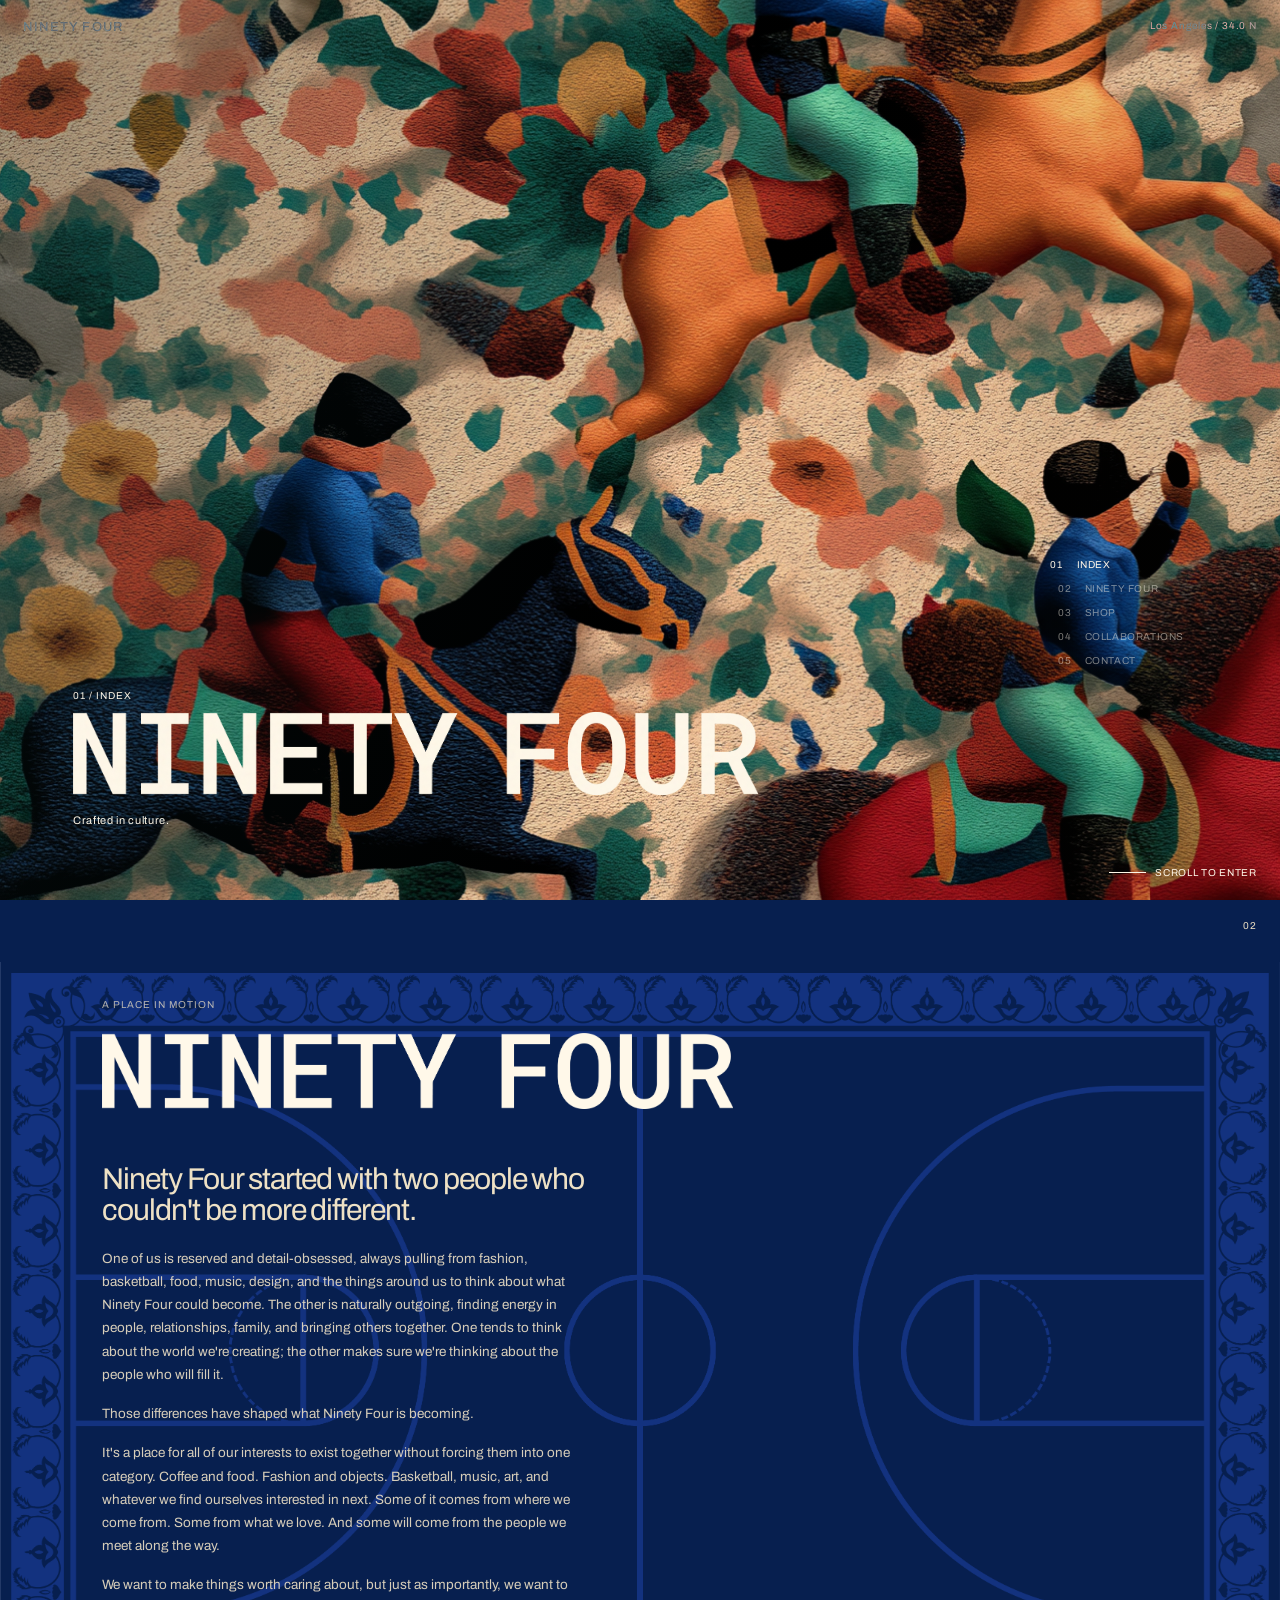
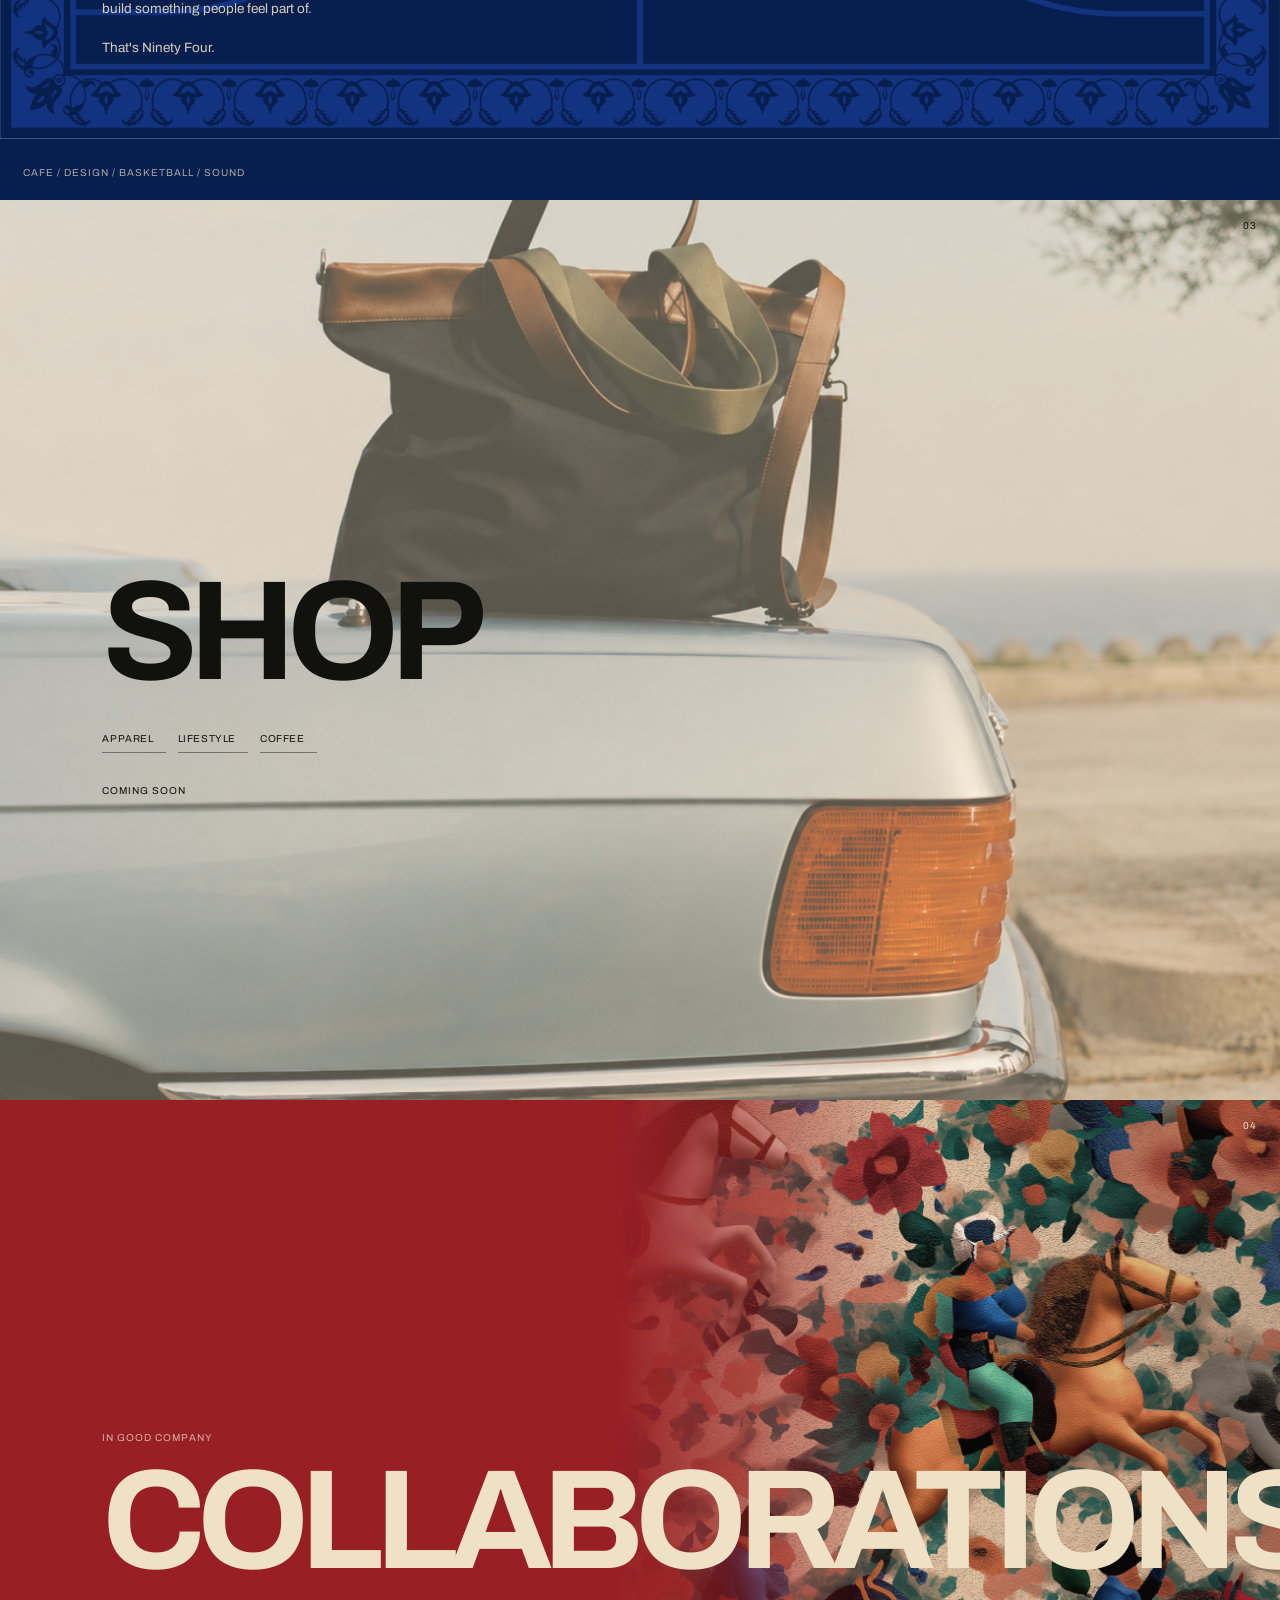
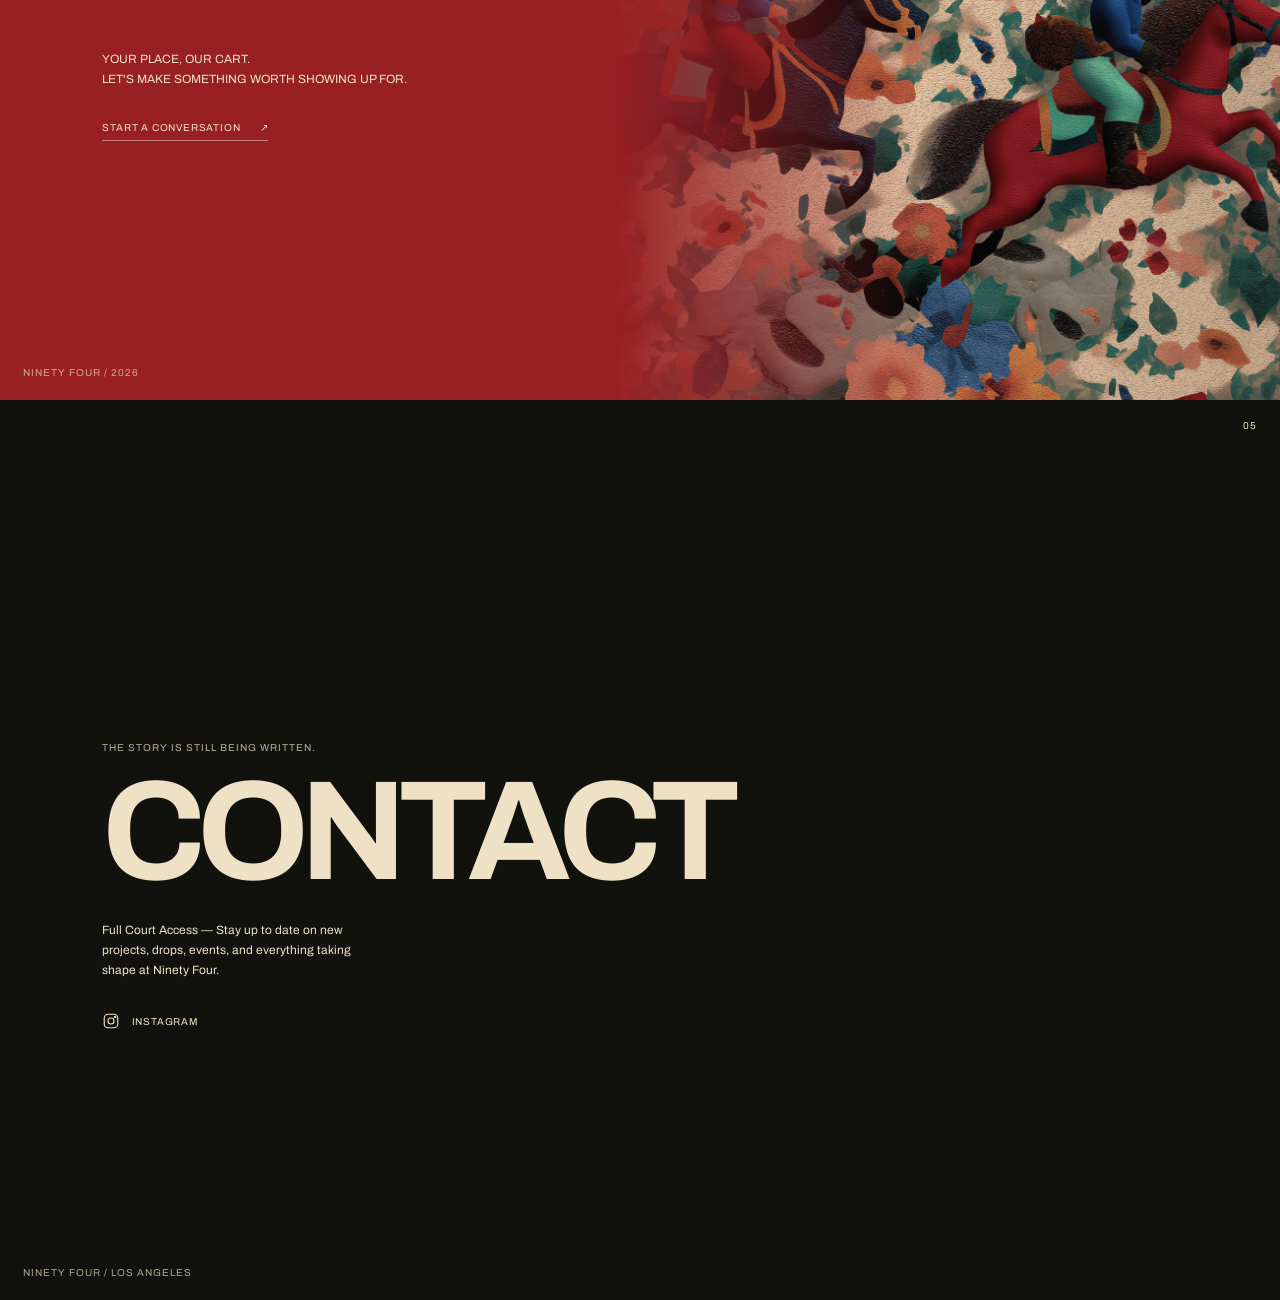
<file: index.html>
<!doctype html>
<html lang="en">
  <head>
    <meta charset="UTF-8" />
    <meta name="viewport" content="width=device-width, initial-scale=1.0" />
    <meta name="description" content="Ninety Four is a multidisciplinary cultural brand spanning cafe, objects, sound, basketball, and collaboration." />
    <title>Ninety Four</title>
    <link rel="preconnect" href="https://fonts.googleapis.com" />
    <link rel="preconnect" href="https://fonts.gstatic.com" crossorigin />
    <link href="https://fonts.googleapis.com/css2?family=Archivo:wdth,wght@100,400;100,500;100,600;100,700;100,800&amp;display=swap" rel="stylesheet" />
    <link rel="stylesheet" href="./styles.css?v=instagram-link-20260829" />
    <script src="./script.js" defer></script>
  </head>
  <body>
    <a class="skip-link" href="#chapter-02">Skip introductory artwork</a>
    <header class="masthead" aria-label="Ninety Four">
      <a class="wordmark" href="#chapter-01" aria-label="Ninety Four, return to index">NINETY FOUR</a>
      <p class="masthead-note" aria-hidden="true">Los Angeles / 34.0 N</p>
    </header>
    <nav class="chapter-nav" aria-label="Chapter navigation">
      <a class="chapter-link is-active" href="#chapter-01" data-chapter="chapter-01"><span>01</span> Index</a>
      <a class="chapter-link" href="#chapter-02" data-chapter="chapter-02"><span>02</span> Ninety Four</a>
      <a class="chapter-link" href="#chapter-03" data-chapter="chapter-03"><span>03</span> Shop</a>
      <a class="chapter-link" href="#chapter-04" data-chapter="chapter-04"><span>04</span> Collaborations</a>
      <a class="chapter-link" href="#chapter-05" data-chapter="chapter-05"><span>05</span> Contact</a>
    </nav>
    <main>
      <section class="chapter chapter-landing" id="chapter-01" aria-labelledby="landing-title" data-chapter>
        <div class="horsemen-stage" aria-hidden="true">
          <img class="horsemen-image horsemen-primary" src="./assets/Horsemen.png" alt="" fetchpriority="high" />
          <img class="horsemen-image horsemen-echo" src="./assets/Horsemen.png" alt="" />
          <div class="stage-wash"></div>
        </div>
        <div class="landing-content">
          <p class="chapter-number">01 / Index</p>
          <h1 id="landing-title"><span class="visually-hidden">Ninety Four</span><span class="index-logo" aria-hidden="true"></span></h1>
          <p class="landing-caption">Crafted in culture.</p>
        </div>
        <p class="scroll-cue" aria-hidden="true"><span></span> Scroll to enter</p>
      </section>
      <section class="chapter chapter-about" id="chapter-02" aria-labelledby="about-title" data-chapter>
        <div class="chapter-corner" aria-hidden="true">02</div><div class="about-art" aria-hidden="true"></div>
        <div class="chapter-content about-content">
          <p class="eyebrow">A place in motion</p><h2 id="about-title"><span class="visually-hidden">Ninety Four</span><span class="index-logo section-logo" aria-hidden="true"></span></h2>
          <div class="about-copy about-story">
            <p class="statement">Ninety Four started with two people who couldn't be more different.</p>
            <p>One of us is reserved and detail-obsessed, always pulling from fashion, basketball, food, music, design, and the things around us to think about what Ninety Four could become. The other is naturally outgoing, finding energy in people, relationships, family, and bringing others together. One tends to think about the world we're creating; the other makes sure we're thinking about the people who will fill it.</p>
            <p>Those differences have shaped what Ninety Four is becoming.</p>
            <p>It's a place for all of our interests to exist together without forcing them into one category. Coffee and food. Fashion and objects. Basketball, music, art, and whatever we find ourselves interested in next. Some of it comes from where we come from. Some from what we love. And some will come from the people we meet along the way.</p>
            <p>We want to make things worth caring about, but just as importantly, we want to build something people feel part of.</p>
            <p>That's Ninety Four.</p>
          </div>
        </div>
        <p class="chapter-footer">Cafe / Design / Basketball / Sound</p>
      </section>
      <section class="chapter chapter-shop" id="chapter-03" aria-labelledby="shop-title" data-chapter>
        <div class="chapter-corner" aria-hidden="true">03</div>
        <div class="chapter-content shop-content"><h2 id="shop-title">SHOP</h2><ul class="shop-list" aria-label="Future shop categories"><li>Apparel</li><li>Lifestyle</li><li>Coffee</li></ul><p class="coming-soon">Coming soon</p></div>
      </section>
      <section class="chapter chapter-collaborations" id="chapter-04" aria-labelledby="collaborations-title" data-chapter>
        <div class="chapter-corner" aria-hidden="true">04</div><div class="collab-image-wrap" aria-hidden="true"><img src="./assets/Horsemen.png" alt="" loading="lazy" /></div>
        <div class="chapter-content collaborations-content"><p class="eyebrow">IN GOOD COMPANY</p><h2 id="collaborations-title">COLLABORATIONS</h2><p>YOUR PLACE, OUR CART.<br />LET'S MAKE SOMETHING WORTH SHOWING UP FOR.</p><a class="contact-link" href="mailto:arash@theninety4.com">Start a conversation <span aria-hidden="true">↗</span></a></div>
        <p class="chapter-footer">Ninety Four / 2026</p>
      </section>
      <section class="chapter chapter-contact" id="chapter-05" aria-labelledby="contact-title" data-chapter>
        <div class="chapter-corner" aria-hidden="true">05</div>
        <div class="chapter-content contact-content"><p class="eyebrow">THE STORY IS STILL BEING WRITTEN.</p><h2 id="contact-title">CONTACT</h2><p>Full Court Access &mdash; Stay up to date on new projects, drops, events, and everything taking shape at Ninety Four.</p><a class="instagram-link" href="https://www.instagram.com/ninetyfour.la/" target="_blank" rel="noreferrer" aria-label="Follow Ninety Four on Instagram"><svg viewBox="0 0 24 24" aria-hidden="true"><rect x="3" y="3" width="18" height="18" rx="5" /><circle cx="12" cy="12" r="4" /><circle cx="17.4" cy="6.7" r="1" /></svg><span>Instagram</span></a></div>
        <p class="chapter-footer">Ninety Four / Los Angeles</p>
      </section>
    </main>
  </body>
</html>
</file>
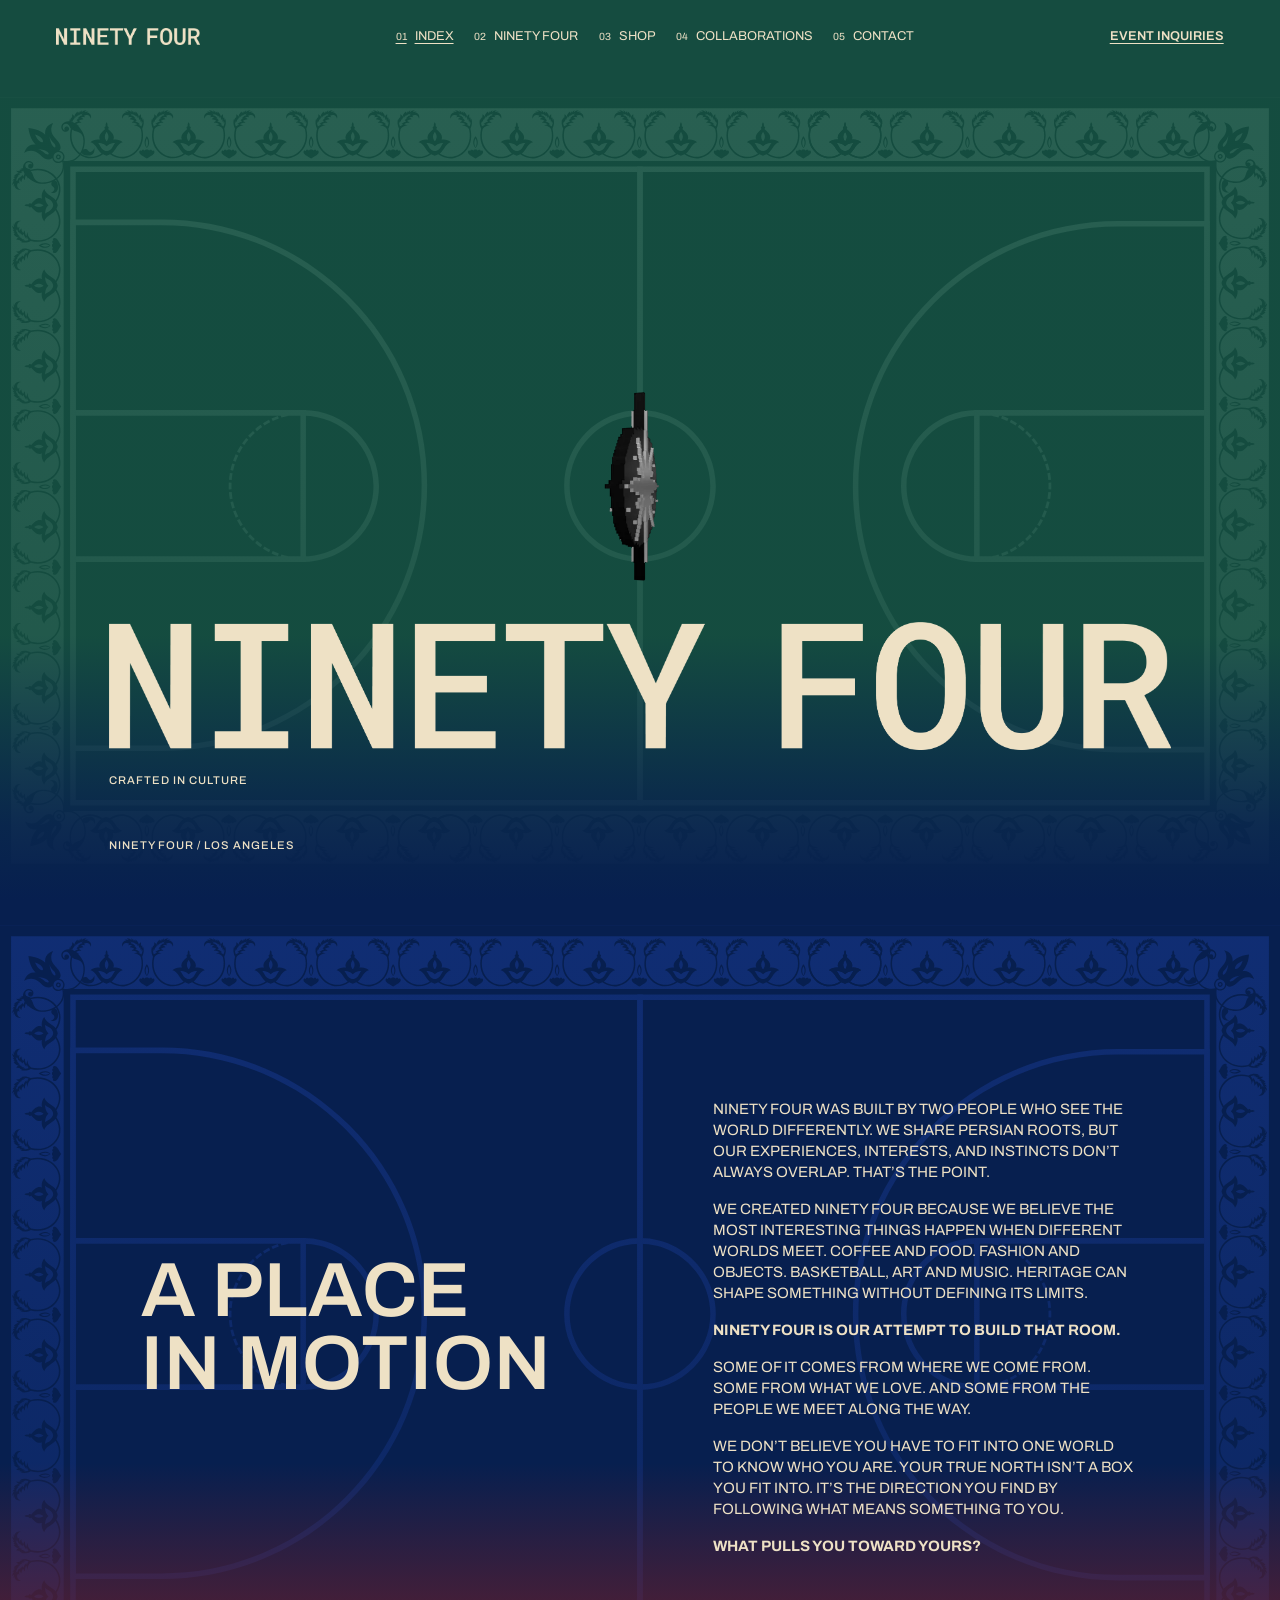
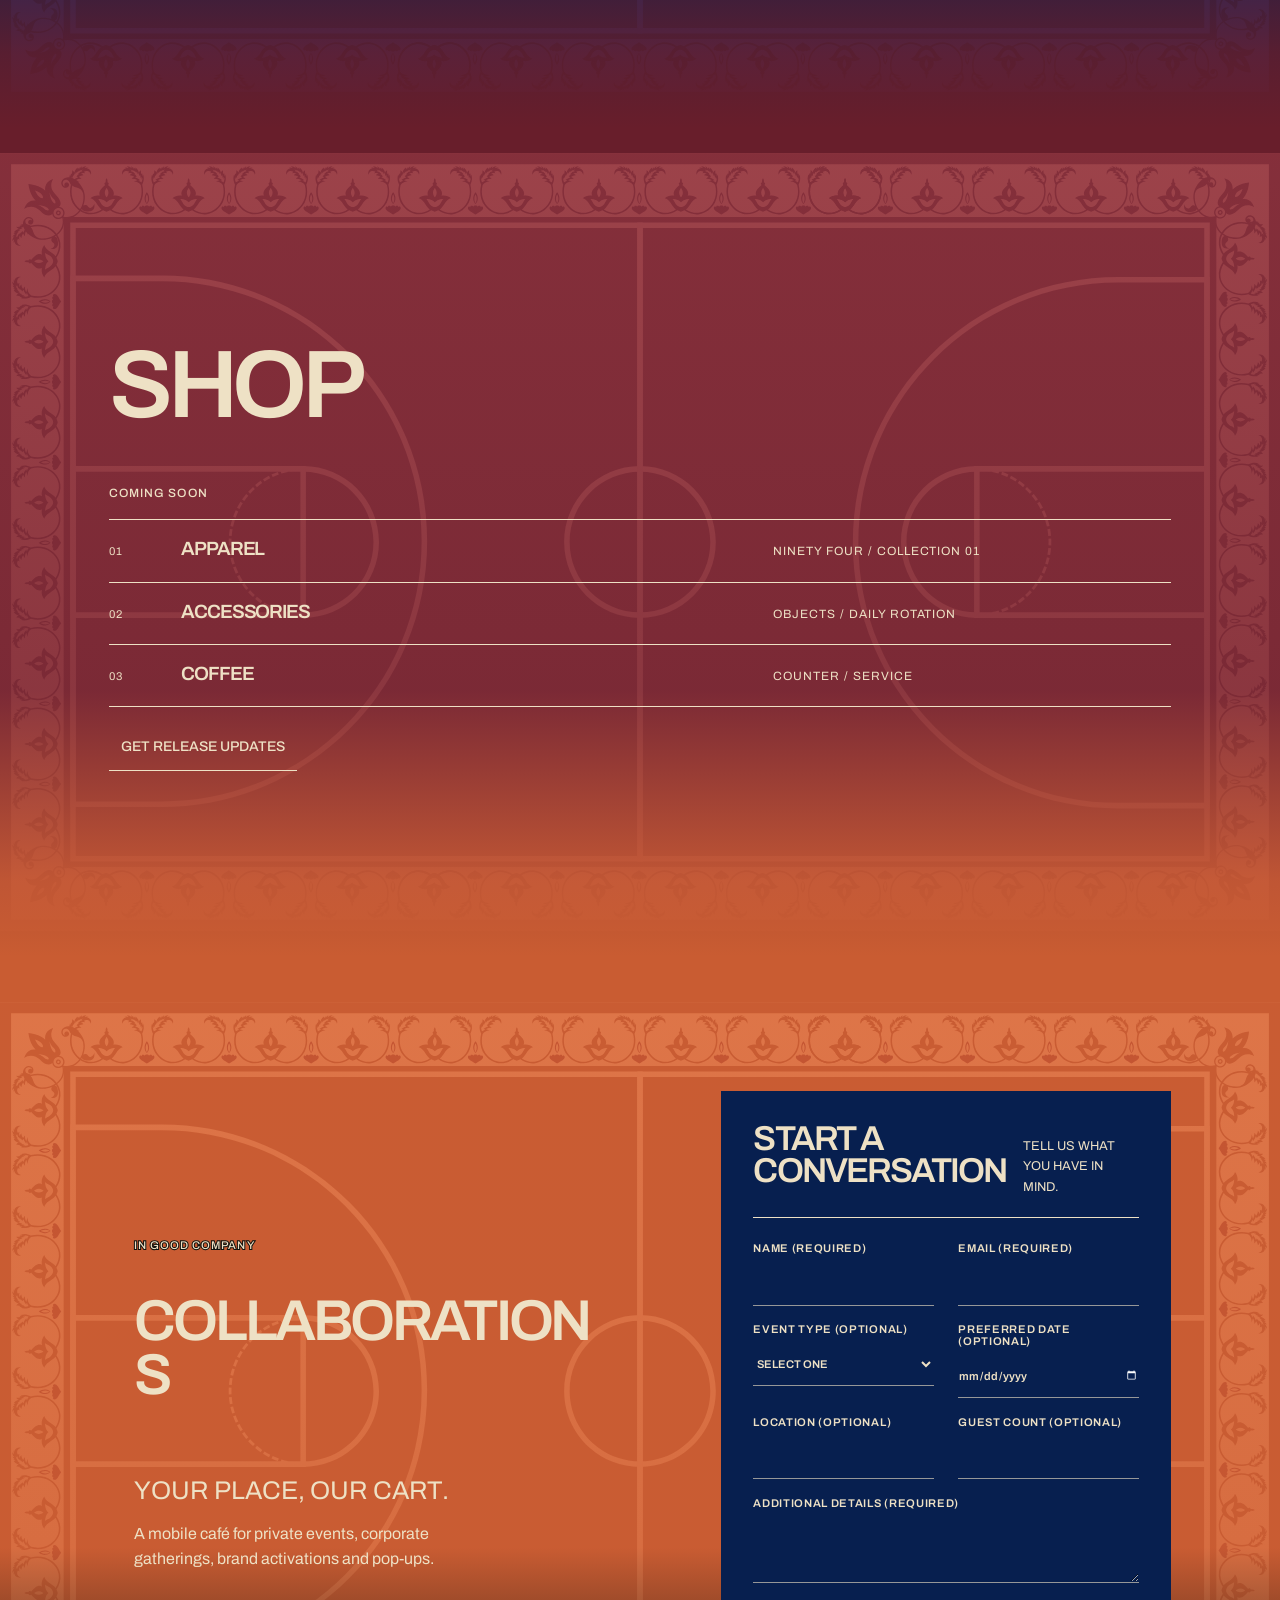
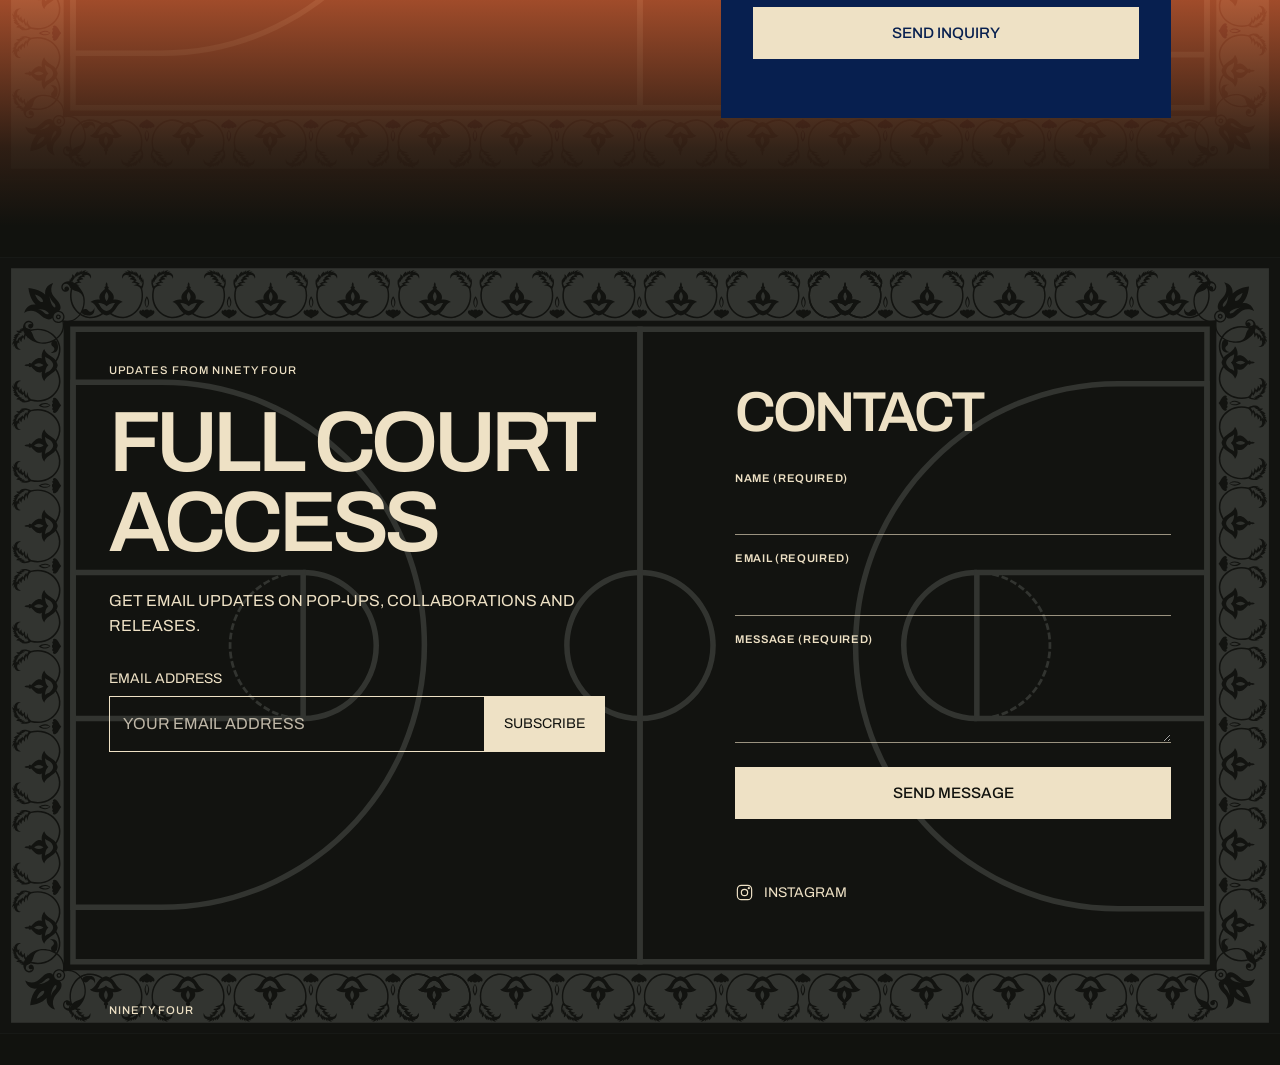
<file: public/index.html>
<!doctype html>
<html lang="en">
  <head>
    <meta charset="UTF-8" />
    <meta name="viewport" content="width=device-width, initial-scale=1.0" />
    <meta name="theme-color" content="#071f4f" />
    <meta name="description" content="Ninety Four is a Los Angeles creative brand and mobile café for private events, corporate gatherings, brand activations and pop-ups." />
    <meta property="og:type" content="website" />
    <meta property="og:url" content="https://ninetyfourla.com/" />
    <meta property="og:title" content="Ninety Four" />
    <meta property="og:description" content="Coffee, food, fashion, objects, basketball, music, art, design, and hospitality in Los Angeles." />
    <meta property="og:image" content="https://ninetyfourla.com/assets/ninety-four-social-preview.png" />
    <meta property="og:image:width" content="3451" />
    <meta property="og:image:height" content="2095" />
    <meta property="og:image:alt" content="Ninety Four basketball court artwork" />
    <meta name="twitter:card" content="summary_large_image" />
    <meta name="twitter:title" content="Ninety Four" />
    <meta name="twitter:description" content="Coffee, food, fashion, objects, basketball, music, art, design, and hospitality in Los Angeles." />
    <meta name="twitter:image" content="https://ninetyfourla.com/assets/ninety-four-social-preview.png" />
    <title>Ninety Four | Coffee &amp; Events</title>
    <link rel="preconnect" href="https://fonts.googleapis.com" />
    <link rel="preconnect" href="https://fonts.gstatic.com" crossorigin />
    <link rel="preload" as="image" href="./assets/court-green.svg" fetchpriority="high" />
    <link href="https://fonts.googleapis.com/css2?family=Archivo:wdth,wght@100,400;100,500;100,600;100,700;100,800&amp;display=swap" rel="stylesheet" />
    <link rel="stylesheet" href="./styles.css?v=shop-court-heading-alignment" />
    <script src="./script.js?v=compass-spin-20261115" defer></script>
  </head>
  <body>
    <a class="skip-link" href="#chapter-02">Skip introduction</a>
    <header class="masthead">
      <a class="wordmark" href="#chapter-01" aria-label="Ninety Four, return to index"><span class="index-logo" aria-hidden="true"></span></a>
      <nav class="chapter-nav desktop-nav" aria-label="Chapters">
        <a class="chapter-link is-active" href="#chapter-01" data-chapter-link="chapter-01" aria-current="location"><span>01</span> Index</a>
        <a class="chapter-link" href="#chapter-02" data-chapter-link="chapter-02"><span>02</span> Ninety Four</a>
        <a class="chapter-link" href="#chapter-03" data-chapter-link="chapter-03"><span>03</span> Shop</a>
        <a class="chapter-link" href="#chapter-04" data-chapter-link="chapter-04"><span>04</span> Collaborations</a>
        <a class="chapter-link" href="#chapter-05" data-chapter-link="chapter-05"><span>05</span> Contact</a>
      </nav>
      <div class="header-actions">
        <a class="header-inquiry" href="#collaboration-inquiry">Event inquiries</a>
        <details class="mobile-menu">
          <summary>Chapters<span class="menu-symbol" aria-hidden="true"></span></summary>
          <nav class="chapter-nav mobile-nav" aria-label="Mobile chapters">
            <p class="menu-caption">Ninety Four / Index</p>
            <a class="chapter-link is-active" href="#chapter-01" data-chapter-link="chapter-01" aria-current="location"><span>01</span> Index</a>
            <a class="chapter-link" href="#chapter-02" data-chapter-link="chapter-02"><span>02</span> Ninety Four</a>
            <a class="chapter-link" href="#chapter-03" data-chapter-link="chapter-03"><span>03</span> Shop</a>
            <a class="chapter-link" href="#chapter-04" data-chapter-link="chapter-04"><span>04</span> Collaborations</a>
            <a class="chapter-link" href="#chapter-05" data-chapter-link="chapter-05"><span>05</span> Contact</a>
          </nav>
        </details>
      </div>
    </header>
    <main>
      <section class="chapter court-page court-page--green chapter-landing" id="chapter-01" aria-labelledby="landing-title" data-chapter tabindex="-1">
        <div class="court-artwork" aria-hidden="true"><img src="./assets/court-green.svg" width="828" height="503" loading="eager" fetchpriority="high" decoding="async" alt="" /></div>
        <div class="court-emblem-layer" aria-hidden="true" data-spin-src="./assets/compass-spin.webp">
          <div class="court-emblem"></div>
        </div>
        <div class="chapter-content landing-content">
          <div class="hero-copy">
            <h1 id="landing-title"><span class="visually-hidden">Ninety Four</span><span class="index-logo" aria-hidden="true"></span></h1>
            <p class="eyebrow">Crafted in culture</p>
          </div>
          <div class="chapter-footer"><p>Ninety Four / Los Angeles</p></div>
        </div>
      </section>

      <section class="chapter court-page court-page--blue chapter-about" id="chapter-02" aria-labelledby="about-title" data-chapter tabindex="-1">
        <div class="court-artwork" aria-hidden="true"><img src="./assets/court-blue.svg" width="828" height="503" loading="lazy" decoding="async" alt="" /></div>
        <div class="chapter-content about-content">
          <div class="about-layout">
            <div class="about-heading"><h2 id="about-title">A place<br />in motion</h2></div>
            <div class="about-story">
              <p class="lead">Ninety Four was built by two people who see the world differently. We share Persian roots, but our experiences, interests, and instincts don&rsquo;t always overlap. That&rsquo;s the point.</p>
              <p>We created Ninety Four because we believe the most interesting things happen when different worlds meet. Coffee and food. Fashion and objects. Basketball, art and music. Heritage can shape something without defining its limits.</p>
              <p><strong>Ninety Four is our attempt to build that room.</strong></p>
              <p>Some of it comes from where we come from. Some from what we love. And some from the people we meet along the way.</p>
              <p>We don&rsquo;t believe you have to fit into one world to know who you are. Your True North isn&rsquo;t a box you fit into. It&rsquo;s the direction you find by following what means something to you.</p>
              <p><strong>What pulls you toward yours?</strong></p>
            </div>
          </div>
        </div>
      </section>

      <section class="chapter court-page court-page--red chapter-shop" id="chapter-03" aria-labelledby="shop-title" data-chapter tabindex="-1">
        <div class="court-artwork" aria-hidden="true"><img src="./assets/court-red.svg" width="828" height="503" loading="lazy" decoding="async" alt="" /></div>
        <div class="chapter-content shop-content">
          <div class="shop-layout">
            <h2 id="shop-title">Shop</h2>
            <p class="shop-status">Coming soon</p>
            <div class="shop-index" aria-label="Shop categories">
              <div class="shop-category"><span>01</span><h3>Apparel</h3><p>Ninety Four / Collection 01</p></div>
              <div class="shop-category"><span>02</span><h3>Accessories</h3><p>Objects / Daily rotation</p></div>
              <div class="shop-category"><span>03</span><h3>Coffee</h3><p>Counter / Service</p></div>
            </div>
            <a class="text-link shop-updates" href="#newsletter">Get release updates</a>
          </div>
        </div>
      </section>

      <section class="chapter court-page court-page--orange chapter-collaborations" id="chapter-04" aria-labelledby="collaborations-title" data-chapter tabindex="-1">
        <div class="court-artwork" aria-hidden="true"><img src="./assets/court-orange.svg" width="828" height="503" loading="lazy" decoding="async" alt="" /></div>
        <div class="chapter-content collaborations-content">
          <div class="collaborations-layout">
            <div class="collaborations-intro">
              <p class="eyebrow">In good company</p>
              <h2 id="collaborations-title">Collaborations</h2>
              <p class="collaboration-lead">Your place, our cart.</p>
              <p class="collaboration-offer">A mobile café for private events, corporate gatherings, brand activations and pop-ups.</p>
            </div>
            <form class="collaboration-form" id="collaboration-inquiry" tabindex="-1" data-collaboration-form novalidate>
              <div class="form-heading">
                <h3>Start a conversation</h3>
                <p>Tell us what you have in mind.</p>
              </div>
              <div class="form-grid">
                <label>Name (required)<input name="name" type="text" autocomplete="name" maxlength="100" required /></label>
                <label>Email (required)<input name="email" type="email" inputmode="email" autocomplete="email" maxlength="254" aria-describedby="collaboration-status" required /></label>
                <label>Event type (optional)<select name="type"><option value="">Select one</option><option>Corporate event</option><option>Private event</option><option>Brand activation</option><option>Pop-up</option><option>Creative collaboration</option><option>Other</option></select></label>
                <label>Preferred date (optional)<input name="date" type="date" /></label>
                <label>Location (optional)<input name="location" type="text" autocomplete="street-address" maxlength="200" /></label>
                <label>Guest count (optional)<input name="guests" type="number" min="1" max="100000" inputmode="numeric" /></label>
                <label class="form-details">Additional details (required)<textarea name="details" rows="4" maxlength="5000" required></textarea></label>
              </div>
              <label class="form-honeypot" aria-hidden="true">Website<input name="website" type="text" tabindex="-1" autocomplete="off" /></label>
              <input name="startedAt" type="hidden" />
              <button class="button-link" type="submit">Send inquiry</button>
              <p class="form-status" id="collaboration-status" data-collaboration-form-status role="status"></p>
            </form>
          </div>
        </div>
      </section>

      <section class="chapter court-page court-page--black chapter-contact" id="chapter-05" aria-labelledby="contact-title" data-chapter tabindex="-1">
        <div class="court-artwork" aria-hidden="true"><img src="./assets/court-black.svg" width="828" height="503" loading="lazy" decoding="async" alt="" /></div>
        <div class="chapter-content contact-content">
          <div class="contact-layout">
            <div class="newsletter-panel" id="newsletter" tabindex="-1" aria-labelledby="newsletter-title">
              <p class="eyebrow">Updates from Ninety Four</p>
              <h2 id="newsletter-title">Full Court<br />Access</h2>
              <p>Get email updates on pop-ups, collaborations and releases.</p>
              <form class="newsletter-form" data-newsletter-form novalidate>
                <label for="newsletter-email">Email address</label>
                <div class="newsletter-fields">
                  <input id="newsletter-email" name="email" type="email" inputmode="email" autocomplete="email" placeholder="Your email address" aria-describedby="newsletter-status" required />
                  <button type="submit">Subscribe</button>
                </div>
                <p class="newsletter-status" id="newsletter-status" data-newsletter-status role="status" aria-live="polite"></p>
              </form>
            </div>
            <div class="contact-direct">
              <h2 id="contact-title">Contact</h2>
              <form class="contact-form" data-contact-form novalidate>
                <div class="form-grid">
                  <label>Name (required)<input name="name" type="text" autocomplete="name" maxlength="100" required /></label>
                  <label>Email (required)<input name="email" type="email" inputmode="email" autocomplete="email" maxlength="254" aria-describedby="contact-status" required /></label>
                  <label class="form-details">Message (required)<textarea name="message" rows="6" maxlength="5000" required></textarea></label>
                </div>
                <label class="form-honeypot" aria-hidden="true">Website<input name="website" type="text" tabindex="-1" autocomplete="off" /></label>
                <input name="startedAt" type="hidden" />
                <button class="button-link" type="submit">Send message</button>
                <p class="form-status" id="contact-status" data-contact-form-status role="status"></p>
              </form>
              <a class="instagram-link" href="https://www.instagram.com/ninetyfour.la/" target="_blank" rel="noreferrer" aria-label="Ninety Four on Instagram (opens in a new tab)"><svg viewBox="0 0 24 24" aria-hidden="true"><rect x="3" y="3" width="18" height="18" rx="5" /><circle cx="12" cy="12" r="4" /><circle cx="17.5" cy="6.5" r=".7" /></svg><span>Instagram</span></a>
            </div>
          </div>
          <div class="chapter-footer"><p>Ninety Four</p></div>
        </div>
      </section>
    </main>
  </body>
</html>
</file>
<file: styles.css>
:root { --cream:#eee1c5; --paper:#e7d6b5; --navy:#102d4a; --ink:#11120e; --orange:#c95c32; --red:#981f24; --green:#154c40; --line-light:rgba(255,248,231,.45); --mono:"Archivo",sans-serif; --serif:"Archivo",sans-serif; }
* { box-sizing:border-box; } html { overflow-x:clip; scroll-behavior:smooth; scroll-snap-type:y proximity; } body { margin:0; min-width:320px; overflow-x:clip; background:var(--cream); color:var(--ink); font-family:var(--mono); } body::after { content:""; position:fixed; inset:0; z-index:20; pointer-events:none; opacity:.2; background-image:url("data:image/svg+xml,%3Csvg viewBox='0 0 160 160' xmlns='http://www.w3.org/2000/svg'%3E%3Cfilter id='n'%3E%3CfeTurbulence type='fractalNoise' baseFrequency='.9' numOctaves='2' stitchTiles='stitch'/%3E%3C/filter%3E%3Crect width='100%25' height='100%25' filter='url(%23n)' opacity='.24'/%3E%3C/svg%3E"); mix-blend-mode:multiply; } a { color:inherit; }
.skip-link { position:fixed; top:12px; left:12px; z-index:50; padding:10px 12px; color:var(--cream); background:var(--navy); transform:translateY(-160%); transition:transform .2s; } .skip-link:focus { transform:translateY(0); }
.masthead { position:fixed; inset:0 0 auto; z-index:10; display:flex; justify-content:space-between; align-items:flex-start; padding:1.25rem 1.45rem; color:#fff7e6; mix-blend-mode:difference; pointer-events:none; } .wordmark { font-size:13px; font-weight:500; letter-spacing:.08em; text-decoration:none; pointer-events:auto; } .masthead-note { margin:0; font-size:10px; letter-spacing:.08em; }
.chapter-nav { position:fixed; top:68%; right:clamp(1.45rem,5.7vw,6rem); z-index:12; display:grid; gap:5px; color:#fff8e9; transform:translateY(-50%); } .chapter-link { display:grid; grid-template-columns:2.4ch auto; gap:.75rem; padding:4px 0; font-size:10px; letter-spacing:.06em; text-decoration:none; text-transform:uppercase; opacity:.48; transition:opacity .35s ease,transform .35s ease; } .chapter-link:hover,.chapter-link:focus-visible,.chapter-link.is-active { opacity:1; } .chapter-link.is-active { transform:translateX(-8px); } .chapter-link:focus-visible,.wordmark:focus-visible,.contact-link:focus-visible { outline:1px solid currentColor; outline-offset:5px; }
.chapter { position:relative; isolation:isolate; min-height:100svh; min-height:100vh; overflow:clip; scroll-snap-align:start; scroll-snap-stop:always; } .chapter-landing { color:#fff8e9; background:var(--green); } .horsemen-stage { position:absolute; z-index:0; inset:-12%; overflow:hidden; } .horsemen-image { position:absolute; display:block; width:max(150vw,160vh); height:max(150vw,160vh); max-width:none; object-fit:cover; will-change:transform; } .horsemen-primary { top:50%; left:50%; transform:translate3d(-50%,-50%,0) scale(1.07); } .horsemen-echo { display:none; } .stage-wash { position:absolute; inset:0; background:linear-gradient(105deg,rgba(7,26,28,.43),transparent 53%,rgba(18,17,11,.15)); }
.landing-content { position:absolute; z-index:1; left:clamp(1.45rem,5.7vw,6rem); bottom:clamp(3.9rem,8.2vh,6.5rem); } .chapter-number,.eyebrow,.chapter-footer,.coming-soon { margin:0; font-size:10px; letter-spacing:.1em; text-transform:uppercase; } h1,h2,p { margin-top:0; } h1,h2 { font-family:var(--serif); font-weight:700; letter-spacing:-.065em; line-height:.8; } h1 { margin:.68rem 0 1.2rem; font-size:clamp(5.6rem,14.4vw,15rem); } .landing-caption { margin:0; font-size:11px; letter-spacing:.06em; } .scroll-cue { position:absolute; z-index:1; right:1.45rem; bottom:1.35rem; display:flex; align-items:center; gap:9px; margin:0; font-size:10px; letter-spacing:.07em; text-transform:uppercase; } .scroll-cue span { display:block; width:37px; height:1px; background:currentColor; animation:cue 2.1s ease-in-out infinite; transform-origin:left; }
.visually-hidden { position:absolute; width:1px; height:1px; padding:0; margin:-1px; overflow:hidden; clip:rect(0,0,0,0); white-space:nowrap; border:0; } .index-logo { display:block; width:clamp(18.7rem,53.5vw,64.6rem); aspect-ratio:6749 / 816; background:#fff8e9; -webkit-mask-image:url("./assets/Ninety Four Wordmark.png"); -webkit-mask-position:center; -webkit-mask-repeat:no-repeat; -webkit-mask-size:contain; mask-image:url("./assets/Ninety Four Wordmark.png"); mask-position:center; mask-repeat:no-repeat; mask-size:contain; }
.chapter-about .section-logo { width:clamp(18.7rem,49.3vw,57.8rem); }
.chapter-corner { position:absolute; z-index:1; top:1.25rem; right:1.45rem; font-size:10px; letter-spacing:.08em; } .chapter-content { position:relative; z-index:1; min-height:100svh; min-height:100vh; padding:clamp(6rem,12vh,9rem) clamp(1.45rem,8vw,10rem) 2.2rem; } .chapter-about { color:var(--cream); background-color:var(--navy); background-image:linear-gradient(90deg,rgba(11,30,66,.28) 0%,rgba(11,30,66,.16) 52%,rgba(11,30,66,.1) 100%),url("./assets/RUG PATTERN SIGNAGE.png"); background-position:center; background-repeat:no-repeat; background-size:contain; } .chapter-about .about-art { display:none; } .about-art { position:absolute; z-index:0; width:min(63vw,830px); aspect-ratio:1; right:-10vw; bottom:-17vw; border-radius:49% 51% 42% 58% / 47% 42% 58% 53%; border:1px solid rgba(238,225,197,.3); box-shadow:inset 0 0 0 16px var(--navy),inset 0 0 0 17px rgba(238,225,197,.28); opacity:.7; transform:rotate(-19deg); } .about-art::before,.about-art::after { content:""; position:absolute; border-radius:inherit; border:1px solid rgba(238,225,197,.22); } .about-art::before { inset:10%; } .about-art::after { inset:23%; } .eyebrow { margin-bottom:1.4rem; opacity:.75; } h2 { margin-bottom:clamp(2.5rem,8vh,6rem); font-size:clamp(4.08rem,11.05vw,11.73rem); } .about-content { display:flex; flex-direction:column; justify-content:center; max-width:1200px; } .about-copy { display:grid; grid-template-columns:minmax(260px,1.1fr) minmax(190px,.55fr); gap:clamp(2rem,8vw,9rem); max-width:970px; margin-left:clamp(0rem,14vw,13rem); } .about-copy p { margin:0; font-size:12px; line-height:1.65; } .about-copy .statement { font-family:var(--serif); font-size:clamp(1.65rem,2.6vw,2.65rem); line-height:.98; letter-spacing:-.035em; } .chapter-footer { position:absolute; z-index:1; left:1.45rem; bottom:1.35rem; opacity:.7; }
.chapter-shop { color:var(--ink); background-color:var(--paper); background-image:url("./assets/Shop Bag.png"); background-position:center 61%; background-repeat:no-repeat; background-size:cover; } .chapter-shop::before { position:absolute; z-index:0; inset:0; content:""; background:rgba(231,214,181,.38); } .shop-content { display:flex; flex-direction:column; justify-content:center; } .shop-content h2 { position:relative; z-index:1; margin-bottom:clamp(1.3rem,4vh,3rem); } .shop-intro { max-width:300px; margin:0 0 2.3rem; font-size:12px; line-height:1.6; } .shop-list { display:flex; flex-wrap:wrap; max-width:580px; margin:0 0 2rem; padding:0; list-style:none; } .shop-list li { padding:8px 12px 8px 0; margin-right:12px; border-bottom:1px solid rgba(17,18,14,.46); font-size:10px; text-transform:uppercase; letter-spacing:.06em; }
.chapter-collaborations { color:var(--cream); background:var(--red); } .collab-image-wrap { position:absolute; z-index:0; inset:0 0 0 48%; overflow:hidden; } .collab-image-wrap::after { position:absolute; inset:0; content:""; background:linear-gradient(90deg,var(--red),transparent 46%,rgba(28,10,10,.14)); } .collab-image-wrap img { width:100%; height:100%; object-fit:cover; object-position:68% 50%; filter:saturate(.83) contrast(.95); transform:scale(1.12); } .collaborations-content { display:flex; flex-direction:column; justify-content:center; max-width:min(76rem,79vw); } .collaborations-content h2 { max-width:7ch; } .collaborations-content > p:not(.eyebrow) { max-width:360px; margin:0 0 2rem; font-size:12px; line-height:1.65; } .contact-link { display:inline-flex; width:fit-content; gap:1.2rem; padding-bottom:7px; border-bottom:1px solid var(--line-light); font-size:10px; letter-spacing:.08em; text-decoration:none; text-transform:uppercase; }
@keyframes cue { 50% { transform:scaleX(.35); opacity:.5; } }
@media (max-width:720px) { .masthead,.chapter-nav { mix-blend-mode:normal; } .masthead { color:#fff8e9; padding:1rem; } .masthead-note { display:none; } .chapter-nav { top:auto; right:1rem; bottom:1rem; color:#fff8e9; transform:none; } .chapter-link { grid-template-columns:2ch auto; font-size:8px; gap:.45rem; } .chapter-link.is-active { transform:none; } .landing-content { left:1rem; bottom:4.8rem; } h1 { font-size:clamp(5.2rem,26vw,9.5rem); } h2 { font-size:clamp(3.57rem,17.85vw,5.95rem); line-height:.78; } .scroll-cue { right:1rem; bottom:1.1rem; } .chapter-corner { right:1rem; top:1rem; } .chapter-content { padding:5.6rem 1rem 1.4rem; } .about-content { justify-content:flex-start; padding-top:13.5vh; } .about-copy { grid-template-columns:1fr; gap:1.55rem; margin-left:0; } .about-art { width:115vw; right:-45vw; bottom:-18vw; } .shop-orb { top:auto; right:-32vw; bottom:-13vw; width:96vw; transform:none; } .shop-content { justify-content:flex-start; padding-top:18vh; } .collab-image-wrap { inset:44% 0 0; } .collab-image-wrap::after { background:linear-gradient(180deg,var(--red),transparent 58%); } .collaborations-content { justify-content:flex-start; max-width:100%; padding-top:17vh; } .chapter-footer { left:1rem; bottom:1rem; } }
@media (prefers-reduced-motion:reduce) { html { scroll-behavior:auto; } .scroll-cue span { animation:none; } .horsemen-image { transform:translate3d(-50%,-50%,0) scale(1.11) !important; } }

.chapter-founders { color:var(--cream); background:var(--green); } .founders-content { display:flex; flex-direction:column; justify-content:center; } .founders-content h2 { margin-bottom:clamp(1.5rem,4vh,3rem); font-size:clamp(3.8rem,7.7vw,8rem); } .founders-profiles { display:grid; grid-template-columns:repeat(2,minmax(0,1fr)); gap:clamp(1rem,3vw,3rem); max-width:1000px; } .founder-card { display:grid; grid-template-columns:minmax(120px,.7fr) 1fr; gap:1rem; align-items:start; } .chapter-portrait { display:grid; aspect-ratio:1; place-items:end start; padding:.75rem; color:var(--cream); background:var(--navy); background-image:linear-gradient(135deg,rgba(255,255,255,.06) 25%,transparent 25%),linear-gradient(45deg,rgba(255,255,255,.05) 25%,transparent 25%); background-size:20px 20px; } .chapter-portrait span,.chapter-portrait figcaption { font-size:8px; letter-spacing:.08em; text-transform:uppercase; } .chapter-portrait-photo { position:relative; margin:0; overflow:hidden; padding:0; background:none; } .chapter-portrait-photo img { width:100%; height:100%; object-fit:cover; object-position:center top; } .chapter-portrait-photo figcaption { position:absolute; left:.75rem; bottom:.75rem; margin:0; } .founder-card .eyebrow { margin-bottom:.7rem; font-size:8px; } .founder-card h3 { margin:0 0 .7rem; font-family:var(--serif); font-size:clamp(1.8rem,2.5vw,2.7rem); font-weight:400; line-height:.85; letter-spacing:-.04em; } .founder-card p:last-child { margin:0; font-size:10px; line-height:1.55; } .chapter-contact { color:var(--cream); background:var(--ink); } .contact-content { display:flex; flex-direction:column; justify-content:center; } .contact-content h2 { margin-bottom:2rem; } .contact-content > p:not(.eyebrow) { max-width:260px; margin:0 0 2rem; font-size:12px; line-height:1.65; } .instagram-link { display:inline-flex; align-items:center; width:fit-content; gap:.7rem; color:var(--cream); font-size:10px; letter-spacing:.08em; text-decoration:none; text-transform:uppercase; } .instagram-link svg { width:18px; height:18px; fill:none; stroke:currentColor; stroke-width:1.5; } .instagram-link:hover { opacity:.7; } .instagram-link:focus-visible { outline:1px solid currentColor; outline-offset:5px; } @media (max-width:720px) { .founders-content { justify-content:flex-start; padding-top:12vh; } .founders-content h2 { font-size:clamp(3.7rem,17vw,6.5rem); } .founders-profiles { grid-template-columns:1fr; gap:1rem; } .founder-card { grid-template-columns:105px 1fr; gap:.85rem; } .chapter-portrait { min-height:105px; } .contact-content { justify-content:flex-start; padding-top:22vh; } }

.about-story { display:block; max-width:680px; margin-left:clamp(0rem,14vw,13rem); } .about-story p { max-width:62ch; margin:0 0 .9rem; font-size:11px; line-height:1.55; } .about-story .statement { max-width:25ch; margin-bottom:1.25rem; font-size:clamp(1.45rem,2.1vw,2.2rem); } @media (max-width:720px) { .about-story { margin-left:0; } .about-story .statement { font-size:1.55rem; } }

/* Chapter 03 uses the court as a layout field, not a foreground illustration. */
.chapter-about { background-image:url("./assets/RUG PATTERN SIGNAGE.png"); } .chapter-about::before { position:absolute; z-index:0; inset:0; content:""; background:rgba(11,30,66,.16); } .chapter-about .about-content { justify-content:flex-start; padding-top:clamp(6rem,11vh,8.5rem); padding-bottom:clamp(3rem,6vh,5rem); } .chapter-about h2 { margin-bottom:clamp(1.2rem,2.8vh,2.25rem); font-size:clamp(4.2rem,10.4vw,11.2rem); } .chapter-about .about-story { max-width:760px; margin-left:0; } .chapter-about .about-story p { max-width:66ch; margin-bottom:1rem; font-size:13.5px; line-height:1.67; } .chapter-about .about-story .statement { max-width:28ch; margin-bottom:1.35rem; font-size:clamp(1.55rem,2.35vw,2.45rem); line-height:1.01; text-align:left; } .chapter-nav { right:clamp(2rem,7.5vw,8rem); } @media (max-width:720px) { .chapter-about .about-content { padding-top:5.8rem; } .chapter-about h2 { font-size:clamp(4rem,18vw,6.4rem); } .chapter-about .about-story p { font-size:12px; line-height:1.62; } .chapter-about .about-story .statement { font-size:1.62rem; } .chapter-nav { right:1rem; } }
.chapter-about { background-color:#071f4f; } .chapter-about::before { display:none; } .chapter-about h2 { margin-bottom:clamp(3.2rem,6.2vh,4rem); font-size:clamp(4rem,9.6vw,10.4rem); } .chapter-about .about-story { max-width:540px; } .chapter-about .about-story p { max-width:470px; color:rgba(238,225,197,.9); font-size:13.5px; font-weight:400; line-height:1.72; } .chapter-about .about-story .statement { max-width:30ch; color:var(--cream); } @media (max-width:720px) { .chapter-about h2 { margin-bottom:2.75rem; font-size:clamp(3.8rem,17vw,6rem); } .chapter-about .about-story { max-width:100%; } .chapter-about .about-story p { max-width:100%; line-height:1.68; } }
</file>
<file: public/styles.css>
:root {
  --color-cream: #eee1c5;
  --color-paper: #e7d6b5;
  --color-navy: #071f4f;
  --color-red: #981f24;
  --color-burgundy: #681e2b;
  --color-green: #154c40;
  --color-earth: #c95c32;
  --color-brand-black: #11120e;
  --color-muted: #605d54;
  --color-line: #aaa18e;
  --font-primary: "Archivo", sans-serif;
  --cream: var(--color-cream);
  --paper: var(--color-paper);
  --navy: var(--color-navy);
  --red: var(--color-red);
  --green: var(--color-green);
  --earth: var(--color-earth);
  --ink: var(--color-brand-black);
  --muted: var(--color-muted);
  --line: var(--color-line);
  --gutter: clamp(1.5rem, 4.4vw, 5rem);
  --header-height: 4.5rem;
  font-family: var(--font-primary);
  color: var(--ink);
  background: var(--cream);
  font-synthesis: none;
}

* { box-sizing: border-box; }
html { scroll-behavior: smooth; scroll-padding-top: calc(var(--header-height) + .5rem); }
body { margin: 0; background: var(--ink); font-family: var(--font-primary); text-transform: uppercase; }
main { padding-top: var(--header-height); }
button, input, select, textarea { font: inherit; text-transform: inherit; }
a { color: inherit; text-underline-offset: .25em; }
button, summary, select { cursor: pointer; }
button:disabled { cursor: wait; opacity: .65; }
figure, p, h1, h2, h3 { margin: 0; }
p { line-height: 1.6; }
h2, h3 { font-weight: 600; line-height: .94; letter-spacing: -.055em; }
h2 { font-size: clamp(3.2rem, 7.5vw, 8rem); }
img { display: block; max-width: 100%; }
:focus-visible { outline: 2px solid currentColor; outline-offset: 5px; }
.masthead :focus-visible { outline-offset: 2px; }
.chapter:focus, .newsletter-panel:focus { outline: none; }
.visually-hidden { position: absolute; width: 1px; height: 1px; padding: 0; margin: -1px; overflow: hidden; clip-path: inset(50%); white-space: nowrap; border: 0; }
.skip-link { position: fixed; z-index: 50; top: .5rem; left: var(--gutter); padding: 1rem; background: var(--cream); color: var(--ink); transform: translateY(-200%); }
.skip-link:focus { transform: none; }

.masthead { --header-bg: var(--green); --header-text: var(--cream); position: fixed; z-index: 30; top: 0; left: 0; right: 0; height: var(--header-height); display: flex; align-items: center; justify-content: space-between; gap: 1.5rem; padding: .5rem var(--gutter); background: var(--header-bg); color: var(--header-text); transition: background-color .35s ease; }
.masthead[data-theme="navy"] { --header-bg: var(--navy); --header-text: var(--cream); }
.masthead[data-theme="burgundy"] { --header-bg: var(--color-burgundy); --header-text: var(--cream); }
.masthead[data-theme="earth"] { --header-bg: color-mix(in srgb, var(--earth) 73%, var(--ink)); }
.masthead[data-theme="dark"] { --header-bg: var(--ink); --header-text: var(--cream); }
.wordmark { display: flex; align-items: center; min-height: 44px; width: 9rem; flex-shrink: 0; }
.index-logo { display: block; width: 100%; aspect-ratio: 6749 / 816; background: currentColor; -webkit-mask: url("./assets/Ninety Four Wordmark.png") center / contain no-repeat; mask: url("./assets/Ninety Four Wordmark.png") center / contain no-repeat; }
.desktop-nav { display: flex; align-items: center; gap: clamp(.8rem, 1.6vw, 1.8rem); }
.chapter-link { display: flex; align-items: center; min-height: 44px; gap: .5rem; font-size: .8rem; text-decoration: none; white-space: nowrap; }
.chapter-link > span { color: currentColor; font-size: .65rem; }
.chapter-link.is-active, .chapter-link:hover { text-decoration: underline; }
.header-actions { display: flex; align-items: center; gap: 1.25rem; }
.header-inquiry { display: flex; align-items: center; min-height: 44px; font-size: .8rem; font-weight: 600; white-space: nowrap; }
.mobile-menu { display: none; }

.chapter { position: relative; min-height: calc(100svh - var(--header-height)); isolation: isolate; }
.chapter-content { position: relative; display: flex; flex-direction: column; min-height: inherit; padding: 2rem var(--gutter) 1rem; }
.court-page { --court-safe-inline: clamp(5.5rem, 8.5vw, 9rem); --court-safe-block: clamp(4.5rem, 8vh, 6.5rem); min-height: max(calc(100svh - var(--header-height)), calc(100vw * 2095 / 3451)); overflow: hidden; }
.court-page > .chapter-content { z-index: 2; padding: var(--court-safe-block) var(--court-safe-inline) clamp(2.5rem, 5vh, 4rem); }
.court-artwork { position: absolute; z-index: 0; inset: 0; overflow: hidden; pointer-events: none; }
.court-artwork img { width: 100%; height: 100%; max-width: none; object-fit: contain; object-position: center; }
.court-emblem-layer { position: absolute; z-index: 2; inset: 0; overflow: hidden; pointer-events: none; }
.court-emblem { position: absolute; top: 50%; left: 50%; width: 8.29%; aspect-ratio: 1228.75 / 1186.3; background: #EBDDBF; -webkit-mask: url("./assets/compass-emblem.svg") center / contain no-repeat; mask: url("./assets/compass-emblem.svg") center / contain no-repeat; transform: translate(-50%, -50%); }
.court-emblem-spin { position: absolute; top: 50%; left: 50%; width: 17.247%; aspect-ratio: 1; transform: translate(-50%, -50%); }
.court-emblem-layer.is-spinning .court-emblem { visibility: hidden; }
.court-page--green { --court-color-current: 21 76 64; --court-color-next: 7 31 79; }
.court-page--blue { --court-color-current: 7 31 79; --court-color-next: 104 30 43; }
.court-page--red { --court-color-current: 104 30 43; --court-color-next: 201 92 50; }
.court-page--orange { --court-color-current: 201 92 50; --court-color-next: 17 18 14; }
.court-page:not(.court-page--black)::after { content: ""; position: absolute; z-index: 1; inset: 0; pointer-events: none; background: linear-gradient(180deg, rgb(var(--court-color-current) / .24) 0%, rgb(var(--court-color-current) / .5) 68%, rgb(var(--court-color-next) / .84) 91%, rgb(var(--court-color-next)) 100%); }
.eyebrow, .chapter-footer, .menu-caption { font-size: .7rem; line-height: 1.5; font-weight: 500; letter-spacing: .09em; text-transform: uppercase; }
.chapter-footer { margin-top: auto; padding-top: 1.5rem; }
.text-link { display: inline-flex; align-items: center; width: fit-content; min-height: 48px; border-bottom: 1px solid currentColor; font-size: .875rem; font-weight: 500; text-decoration: none; }
.text-link:hover { border-bottom-width: 2px; }
.button-link { display: inline-flex; align-items: center; justify-content: center; min-height: 52px; padding: .8rem 1.5rem; border: 0; border-radius: 0; background: var(--navy); color: var(--cream); font-size: .95rem; font-weight: 500; text-align: center; text-decoration: none; }
.button-link:hover { background: var(--ink); }

.chapter-landing { color: var(--cream); background: var(--green); }
.hero-copy { margin-top: auto; padding-top: clamp(14rem, 32svh, 24rem); }
.landing-content h1 { position: relative; z-index: 1; width: min(100%, 70rem); margin-bottom: 1.4rem; color: var(--cream); }
.landing-content .chapter-footer { margin-top: 2rem; padding-top: 1rem; }

.chapter-about { background: var(--navy); color: var(--cream); }
.about-content { z-index: 2; padding: var(--court-safe-block) var(--court-safe-inline) clamp(2.5rem, 5vh, 4rem); }
.about-layout { display: grid; grid-template-columns: minmax(0, 1fr) minmax(0, 1fr); align-items: center; gap: clamp(3.5rem, 6vw, 7rem); margin: auto 0; padding: clamp(1.5rem, 3vh, 2.5rem) 0; }
.about-heading { padding-left: clamp(1rem, 2.5vw, 2.75rem); }
.about-heading h2 { margin-bottom: 0; font-size: clamp(3rem, 6vw, 6.5rem); line-height: .94; letter-spacing: .012em; }
.about-story { justify-self: center; width: min(100%, 47ch); }
.about-story p { margin-bottom: 1rem; font-size: clamp(.9375rem, 1vw, 1rem); font-weight: 400; line-height: 1.4; }
.about-story p:last-child { margin-bottom: 0; }
.about-story .lead { letter-spacing: 0; }
.about-story strong { font-weight: 700; }
.chapter-shop { background: var(--color-burgundy); color: var(--cream); }
.shop-layout { margin: auto 0; padding: clamp(3rem, 7vh, 6rem) 0; }
.shop-layout > h2 { margin-bottom: clamp(2.5rem, 6vh, 5rem); }
.shop-index { border-top: 1px solid currentColor; }
.shop-category { display: grid; grid-template-columns: 3rem minmax(12rem, 1fr) minmax(12rem, .7fr); align-items: baseline; gap: 1.5rem; padding: 1.25rem 0; border-bottom: 1px solid currentColor; }
.shop-category > span { font-size: .7rem; letter-spacing: .09em; }
.shop-category h3 { font-size: clamp(1rem, 1.5vw, 1.75rem); text-transform: uppercase; }
.shop-category p { font-size: .75rem; letter-spacing: .08em; text-transform: uppercase; }
.shop-status { margin-bottom: 1rem; font-size: .75rem; font-weight: 500; letter-spacing: .09em; }
.shop-updates { margin-top: 1rem; padding-inline: .75rem; }
.chapter-collaborations { overflow: hidden; background: var(--earth); color: var(--cream); }
.collaborations-layout { display: grid; grid-template-columns: 1fr .86fr; align-items: center; gap: clamp(3rem, 7vw, 8rem); margin: auto 0; padding: clamp(3rem, 7vh, 6rem) 0; }
.collaborations-intro > .eyebrow { margin-bottom: 2.5rem; }
.collaborations-intro h2 { margin-bottom: clamp(3rem, 8vh, 6rem); font-size: clamp(2rem, 4.5vw, 5rem); overflow-wrap: anywhere; }
.collaborations-intro { min-width: 0; padding: clamp(1rem, 2vw, 2rem); }
@media (forced-colors: none) {
  .collaborations-intro > .eyebrow { -webkit-text-stroke: 2px var(--ink); paint-order: stroke fill; }
}
.collaboration-lead { font-size: clamp(1.25rem, 2vw, 1.8rem); line-height: 1.35; text-transform: uppercase; }
.collaboration-offer { margin-top: .75rem; max-width: 36ch; text-transform: none; }
.collaboration-form { scroll-margin-top: 1rem; padding: 2rem 2rem 1.5rem; background: var(--navy); color: var(--cream); }
.form-grid :is(input, textarea) { text-transform: none; }
.form-heading { display: flex; align-items: baseline; justify-content: space-between; gap: 1rem; padding-bottom: 1.25rem; border-bottom: 1px solid currentColor; }
.form-heading h3 { font-size: clamp(1.7rem, 2.7vw, 2.5rem); }
.form-heading p { font-size: .8rem; }
.form-grid { display: grid; grid-template-columns: 1fr 1fr; gap: 1.1rem 1.5rem; margin: 1.5rem 0; }
.form-grid label { display: flex; flex-direction: column; gap: .45rem; font-size: .7rem; font-weight: 600; letter-spacing: .06em; text-transform: uppercase; }
.form-grid label { min-width: 0; }
.form-grid input, .form-grid select, .form-grid textarea { width: 100%; min-height: 44px; padding: .55rem 0; border: 0; border-bottom: 1px solid color-mix(in srgb, var(--cream) 62%, transparent); border-radius: 0; outline: 0; background: transparent; color: var(--cream); color-scheme: dark; }
.form-grid select option { background: var(--navy); color: var(--cream); }
.form-grid input::placeholder, .form-grid textarea::placeholder { color: color-mix(in srgb, var(--cream) 58%, transparent); }
.form-grid textarea { resize: vertical; }
.form-grid input:focus, .form-grid select:focus, .form-grid textarea:focus { border-bottom-width: 2px; }
.form-grid input:focus-visible, .form-grid select:focus-visible, .form-grid textarea:focus-visible { outline: 2px solid var(--cream); outline-offset: 3px; }
.form-details { grid-column: 1 / -1; }
.collaboration-form .button-link { width: 100%; background: var(--cream); color: var(--navy); }
.collaboration-form .button-link:hover { background: var(--earth); color: var(--navy); }
.chapter-contact { background: var(--ink); color: var(--cream); }
.contact-layout { display: grid; grid-template-columns: 1.2fr 1fr; align-items: start; gap: clamp(3rem, 8vw, 9rem); margin: auto 0; padding: 4rem 0; }
.contact-direct { display: flex; flex-direction: column; align-items: flex-start; padding-top: calc(1.5rem + 1px); }
.contact-direct h2 { margin-bottom: 2rem; font-size: clamp(2.7rem, 4.4vw, 4.6rem); }
.contact-form { width: 100%; }
.contact-form .form-grid { grid-template-columns: 1fr; margin-top: 0; }
.contact-form .button-link { width: 100%; background: var(--cream); color: var(--ink); }
.contact-form .button-link:hover:not(:disabled) { background: var(--earth); color: var(--navy); }
.form-status { min-height: 1.6em; margin-top: .8rem; font-size: .875rem; }
.form-status[data-state="error"] { color: #f29a80; }
.form-status[data-state="success"] { color: #b9ddc5; }
.form-honeypot { position: absolute; width: 1px; height: 1px; overflow: hidden; clip-path: inset(50%); white-space: nowrap; }
.instagram-link { display: flex; align-items: center; gap: .65rem; min-height: 44px; font-size: .875rem; text-decoration: none; }
.contact-form + .instagram-link { margin-top: 1rem; }
.instagram-link:hover { text-decoration: underline; }
.instagram-link svg { width: 19px; height: 19px; fill: none; stroke: currentColor; stroke-width: 1.5; }
.newsletter-panel { scroll-margin-top: 1.5rem; }
.newsletter-panel h2 { margin: 1.5rem 0; font-size: clamp(3.2rem, 6.7vw, 7rem); }
.newsletter-form { max-width: 31rem; margin-top: 2rem; }
.newsletter-form label { display: block; margin-bottom: .6rem; font-size: .875rem; }
.newsletter-fields { display: flex; border: 1px solid var(--cream); }
.newsletter-fields input { flex: 1; width: 0; min-width: 0; min-height: 54px; padding: .8rem; border: 0; border-radius: 0; color: var(--cream); background: transparent; font-size: 1rem; }
.newsletter-fields input::placeholder { color: #bfb7a7; opacity: 1; }
.newsletter-fields input[aria-invalid="true"] { outline: 2px solid #f29a80; outline-offset: -2px; }
.newsletter-fields input:focus-visible { outline: 2px solid var(--cream); outline-offset: -4px; }
.newsletter-fields button { min-height: 54px; padding: .8rem 1.2rem; border: 0; border-radius: 0; background: var(--cream); color: var(--ink); font-size: .875rem; text-transform: uppercase; }
.newsletter-fields button:hover:not(:disabled) { background: var(--earth); color: var(--navy); }
.newsletter-status { min-height: 1.6em; margin-top: .8rem; font-size: .875rem; }
.newsletter-status[data-state="error"] { color: #f29a80; }
.newsletter-status[data-state="success"] { color: #b9ddc5; }

@media (min-width: 1101px) and (min-height: 700px) {
  html { scroll-snap-type: y proximity; }
  .chapter { scroll-snap-align: start; }
}

@media (max-width: 1100px) {
  .desktop-nav { display: none; }
  .mobile-menu { display: block; }
  .mobile-menu summary { display: flex; align-items: center; justify-content: space-between; min-height: 44px; gap: .6rem; font-size: .85rem; list-style: none; }
  .mobile-menu summary::-webkit-details-marker { display: none; }
  .menu-symbol { position: relative; width: 12px; height: 12px; }
  .menu-symbol::before, .menu-symbol::after { content: ""; position: absolute; background: currentColor; }
  .menu-symbol::before { top: 5px; left: 0; width: 12px; height: 1px; }
  .menu-symbol::after { left: 5px; top: 0; height: 12px; width: 1px; }
  .mobile-menu[open] .menu-symbol::after { display: none; }
  .mobile-nav { position: absolute; top: 100%; right: 0; width: min(100%, 26rem); max-height: calc(100dvh - var(--header-height)); overflow-y: auto; padding: 1rem var(--gutter) 1.5rem; background: var(--header-bg); color: var(--header-text); }
  .menu-caption { padding: .8rem 0; color: inherit; }
  .mobile-nav .chapter-link { min-height: 54px; font-size: 1rem; }
  .mobile-nav .chapter-link > span { min-width: 1.2rem; font-size: .75rem; }
  .about-layout, .shop-layout, .collaborations-layout, .contact-layout { gap: 2.5rem; }
  .collaborations-layout { grid-template-columns: 1fr 1fr; }
  .collaboration-form { padding: 1.5rem; }
  .form-heading { flex-direction: column; align-items: flex-start; }
}

@media (max-width: 767px) {
  :root { --gutter: clamp(1.25rem, 5.5vw, 2rem); --header-height: 4rem; }
  .masthead { gap: .5rem; }
  .wordmark { width: 7.2rem; }
  .header-actions { gap: 1rem; }
  .header-inquiry, .mobile-menu summary { font-size: .75rem; }
  .chapter-content { padding-top: 1.5rem; }
  .eyebrow, .chapter-footer { font-size: .65rem; }
  .chapter-footer { padding-top: 1rem; }
  h2 { font-size: clamp(3rem, 12.6vw, 5.5rem); }
  .hero-copy { padding-top: 15rem; }
  .landing-content h1 { margin-bottom: 1rem; }
  .landing-content .chapter-footer { margin-top: 1.25rem; }
  .about-layout, .shop-layout, .collaborations-layout, .contact-layout { grid-template-columns: 1fr; gap: 2rem; margin: 0; padding: 2.5rem 0; }
  .court-page { --court-safe-inline: clamp(2rem, 9vw, 2.75rem); --court-safe-block: clamp(2.5rem, 11vw, 3rem); }
  .court-page > .chapter-content { padding: var(--court-safe-block) var(--court-safe-inline) clamp(2rem, 8vw, 2.5rem); }
  .chapter-about { min-height: calc(100vw * 3451 / 2095); }
  .about-content { padding: var(--court-safe-block) var(--court-safe-inline) clamp(2rem, 8vw, 2.5rem); }
  .about-layout { display: flex; flex: 1; flex-direction: column; justify-content: center; gap: clamp(1.5rem, 3.5vh, 2rem); padding: clamp(.75rem, 2.5vh, 1.25rem) 0; }
  .about-heading { display: contents; }
  .about-heading h2 { margin-bottom: 0; font-size: clamp(2.1rem, 9vw, 2.65rem); line-height: .96; letter-spacing: .015em; }
  .about-story { width: min(100%, 40ch); margin-inline: auto; text-transform: none; }
  .about-story p { margin-bottom: .8rem; font-size: 1rem; line-height: 1.55; }
  .chapter-about .court-artwork img { width: min(164.73%, 135svh); }
  .court-page:not(.court-page--black)::after { background: linear-gradient(180deg, rgb(var(--court-color-current) / .32) 0%, rgb(var(--court-color-current) / .68) 70%, rgb(var(--court-color-next) / .9) 91%, rgb(var(--court-color-next)) 100%); }
  .court-artwork img { position: absolute; top: 50%; left: 50%; width: 164.73%; height: auto; object-fit: contain; transform: translate(-50%, -50%) rotate(90deg); }
  .court-emblem { width: 13.66vw; }
  .court-emblem-spin { width: calc(164.73% * .17247); }
  /* Match the newsletter eyebrow and heading inset, allowing for rounded capitals. */
  .shop-layout { padding-top: calc(2.5rem + 2.475rem - 1px); }
  .shop-layout > h2 { margin-bottom: 2.5rem; }
  .shop-category { grid-template-columns: 2rem 1fr; gap: .5rem 1rem; padding: 1.1rem 0; }
  .shop-category h3 { font-size: clamp(.95rem, 4vw, 1.15rem); }
  .shop-category p { grid-column: 2; }
  .shop-status { font-size: .7rem; }
  .collaborations-intro > .eyebrow { margin-bottom: 1.5rem; }
  .collaborations-intro h2 { margin-bottom: 2.5rem; font-size: clamp(1.5rem, 7vw, 4.25rem); }
  .collaboration-lead { font-size: 1.2rem; }
  .collaboration-form { padding: 1.25rem; }
  .form-grid :is(input, select, textarea) { font-size: 1rem; }
  .form-heading { display: block; }
  .form-heading p { margin-top: .5rem; }
  .form-grid { grid-template-columns: 1fr; }
  .form-details { grid-column: auto; }
  .contact-layout { gap: 2.5rem; }
  .contact-direct h2 { margin-bottom: 1.5rem; }
  .contact-direct .text-link { margin: .25rem 0 1.25rem; }
  .contact-email { font-size: 1.25rem; }
  .newsletter-panel h2 { font-size: clamp(3rem, 12.6vw, 5rem); }
  .newsletter-fields input { padding: .75rem .6rem; }
  .newsletter-fields button { padding: .75rem; }

  /* The rotated SVG has a 405.84-unit playing surface on its 828-unit long axis. */
  .court-page { --playing-surface: calc(164.73% * 405.84 / 828); }
  .chapter-about { --playing-surface: calc(min(164.73%, 135svh) * 405.84 / 828); }
  .court-page > .chapter-content {
    width: calc(min(100%, var(--playing-surface)) - 28px);
    min-width: 0;
    margin-inline: auto;
    padding-inline: 0;
    container-type: inline-size;
    overflow-wrap: anywhere;
  }
  .court-page :is(.collaborations-layout, .contact-layout, .form-grid) {
    grid-template-columns: minmax(0, 1fr);
  }
  .court-page :is(input, select, textarea, button) { max-width: 100%; }
  .collaborations-intro { padding-inline: 0; }
  .collaborations-intro h2 { font-size: min(7vw, 10.5cqi); }
  .newsletter-panel h2 { font-size: min(12.6vw, 18cqi); }
  .newsletter-fields { flex-wrap: wrap; }
  .newsletter-fields input { flex: 1 1 9rem; width: auto; }
  .newsletter-fields button { flex-grow: 1; }
}

@media (max-width: 767px) and (orientation: portrait) {
  .court-page:not(.chapter-about) { display: grid; min-height: calc(100svh - var(--header-height)); overflow: clip; }
  .court-page:not(.chapter-about) > .court-artwork,
  .court-page:not(.chapter-about) > .court-emblem-layer,
  .court-page:not(.chapter-about) > .chapter-content { grid-area: 1 / 1; }
  .court-page:not(.chapter-about) > .court-artwork,
  .court-page:not(.chapter-about) > .court-emblem-layer { position: sticky; top: var(--header-height); align-self: start; width: 100%; height: calc(100svh - var(--header-height)); }
  .court-page:not(.chapter-about) > .court-artwork img { position: absolute; top: 50%; left: 50%; width: min(calc(100svh - var(--header-height)), calc(100vw * 3451 / 2095)); height: auto; transform: translate(-50%, -50%) rotate(90deg); }
  .court-emblem-spin { width: calc(min(100svh - var(--header-height), 100vw * 3451 / 2095) * .17247); }
  .court-page:not(.chapter-about) {
    --playing-surface: calc(min(100svh - var(--header-height), 100vw * 3451 / 2095) * 405.84 / 828);
  }
}

@media (max-width: 370px) {
  :root { --gutter: 1rem; }
  .wordmark { width: 6.4rem; }
  .header-actions { gap: .75rem; }
  .collaboration-form { padding: 1rem; }
}

@media (max-width: 340px) {
  html { scroll-padding-top: .5rem; }
  .masthead { position: relative; height: auto; flex-wrap: wrap; }
  .header-actions { flex-wrap: wrap; }
  main { padding-top: 0; }
  .mobile-nav { z-index: 1; }
  .newsletter-fields { flex-wrap: wrap; }
  .newsletter-fields input { flex-basis: 100%; }
}

@media (prefers-reduced-motion: no-preference) {
  .hero-copy { animation: settle-in .8s both; }
  @keyframes settle-in { from { opacity: 0; translate: 0 10px; } to { opacity: 1; translate: 0 0; } }
}

@media (prefers-reduced-motion: reduce) {
  html { scroll-behavior: auto; scroll-snap-type: none; }
  .masthead { transition: none; }
}
</file>
